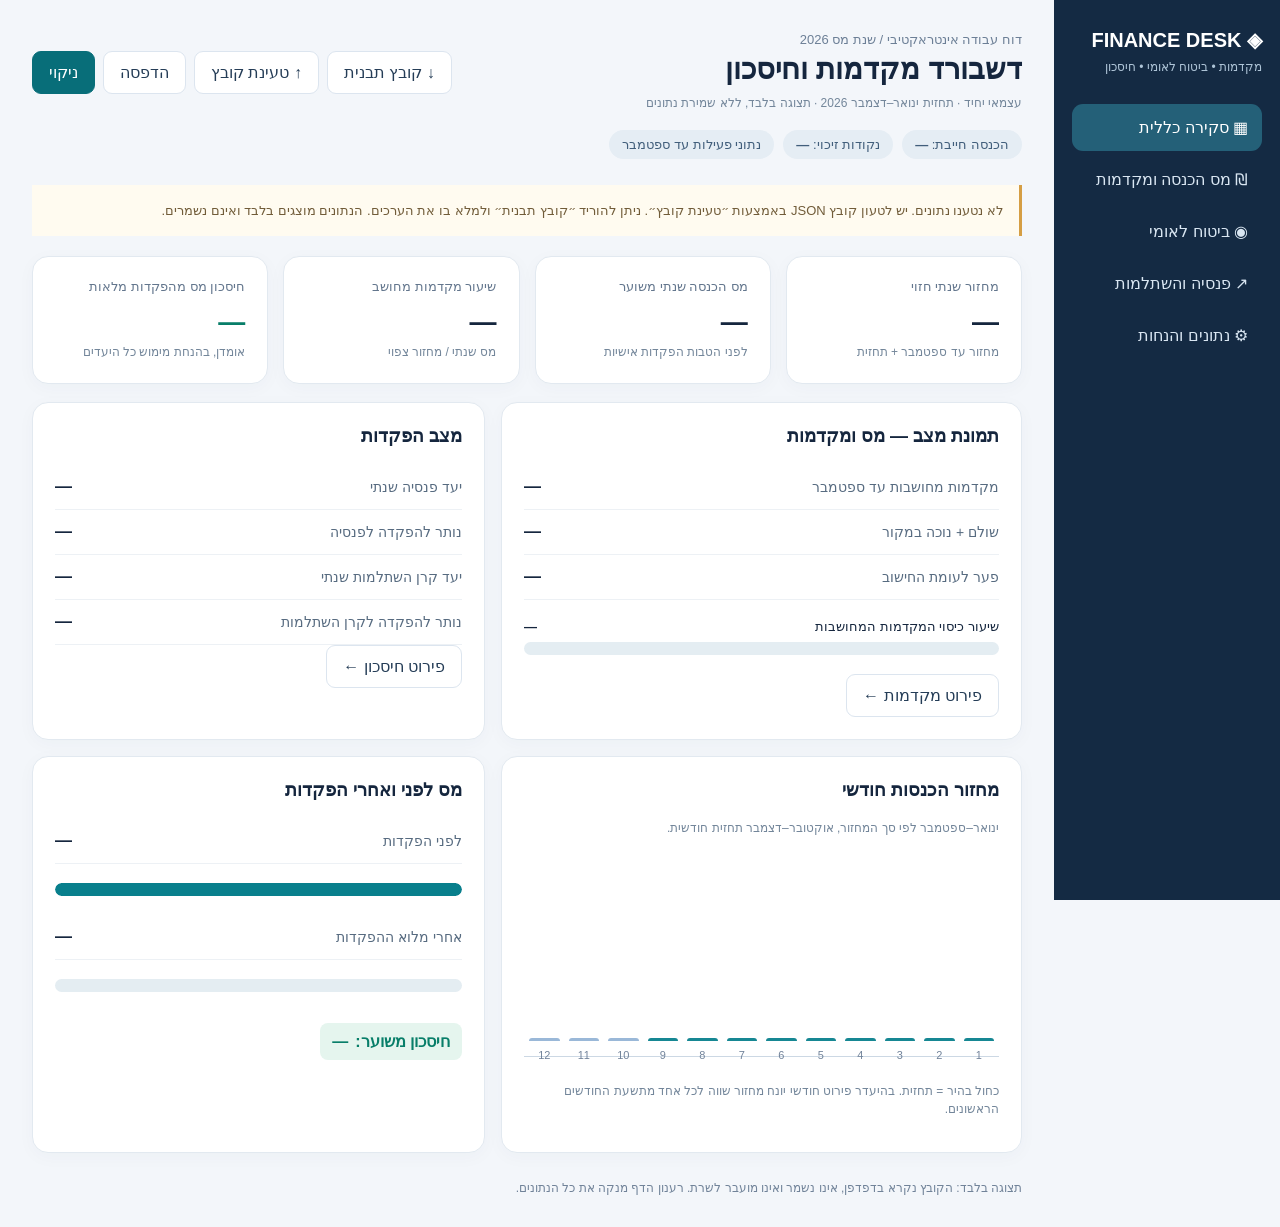
<file: index.html>
<!doctype html>
<html lang="he" dir="rtl">
  <head>
    <meta charset="utf-8" />
    <meta name="viewport" content="width=device-width,initial-scale=1" />
    <title>דשבורד מקדמות וחיסכון | 2026</title>
    <link rel="stylesheet" href="Finance-Dashboard-2026-Share.css" />
  </head>
  <body>
    <aside>
      <div class="logo">◈ FINANCE DESK</div>
      <div class="subtitle">מקדמות • ביטוח לאומי • חיסכון</div>
      <button class="nav active" data-tab="overview">▦ סקירה כללית</button
      ><button class="nav" data-tab="income">₪ מס הכנסה ומקדמות</button
      ><button class="nav" data-tab="social">◉ ביטוח לאומי</button
      ><button class="nav" data-tab="savings">↗ פנסיה והשתלמות</button
      ><button class="nav" data-tab="settings">⚙ נתונים והנחות</button>
    </aside>
    <main>
      <div class="top">
        <div>
          <div class="eyebrow">דוח עבודה אינטראקטיבי / שנת מס 2026</div>
          <h1>דשבורד מקדמות וחיסכון</h1>
          <div class="small">
            עצמאי יחיד · תחזית ינואר–דצמבר 2026 · תצוגה בלבד, ללא שמירת נתונים
          </div>
        </div>
        <div class="actions">
          <button class="btn" id="export">↓ קובץ תבנית</button
          ><button class="btn" id="importBtn">↑ טעינת קובץ</button
          ><input
            type="file"
            id="importFile"
            class="fileinput"
            accept=".json,application/json"
          /><button class="btn" id="print">הדפסה</button
          ><button class="btn primary" id="reset">ניקוי</button>
        </div>
      </div>
      <div class="chips">
        <span class="chip">הכנסה חייבת: <b id="chipProfit"></b></span
        ><span class="chip">נקודות זיכוי: <b id="chipCredits"></b></span
        ><span class="chip">נתוני פעילות עד ספטמבר</span>
      </div>
      <div class="notice" id="emptyState">
        לא נטענו נתונים. יש לטעון קובץ JSON באמצעות ״טעינת קובץ״. ניתן להוריד
        ״קובץ תבנית״ ולמלא בו את הערכים. הנתונים מוצגים בלבד ואינם נשמרים.
      </div>
      <section id="overview" class="tab">
        <div class="kpis">
          <div class="card kpi">
            <div class="label">מחזור שנתי חזוי</div>
            <div class="value" id="revenue"></div>
            <div class="small">מחזור עד ספטמבר + תחזית</div>
          </div>
          <div class="card kpi">
            <div class="label">מס הכנסה שנתי משוער</div>
            <div class="value" id="incomeTax"></div>
            <div class="small">לפני הטבות הפקדות אישיות</div>
          </div>
          <div class="card kpi">
            <div class="label">שיעור מקדמות מחושב</div>
            <div class="value" id="advanceRate"></div>
            <div class="small">מס שנתי / מחזור צפוי</div>
          </div>
          <div class="card kpi">
            <div class="label">חיסכון מס מהפקדות מלאות</div>
            <div class="value positive" id="totalSaving"></div>
            <div class="small">אומדן, בהנחת מימוש כל היעדים</div>
          </div>
        </div>
        <div class="grid">
          <div class="card">
            <div class="section-title">תמונת מצב — מס ומקדמות</div>
            <div class="metric">
              <span>מקדמות מחושבות עד ספטמבר</span><b id="advanceTarget"></b>
            </div>
            <div class="metric">
              <span>שולם + נוכה במקור</span><b id="advancePaid"></b>
            </div>
            <div class="metric">
              <span>פער לעומת החישוב</span><b id="advanceGap"></b>
            </div>
            <div class="bar-wrap">
              <div class="bar-caption">
                <span>שיעור כיסוי המקדמות המחושבות</span
                ><b id="advanceCoverage"></b>
              </div>
              <div class="bar"><div id="advanceBar"></div></div>
            </div>
            <button class="btn" data-goto="income">פירוט מקדמות ←</button>
          </div>
          <div class="card">
            <div class="section-title">מצב הפקדות</div>
            <div class="metric">
              <span>יעד פנסיה שנתי</span><b id="pensionGoal"></b>
            </div>
            <div class="metric">
              <span>נותר להפקדה לפנסיה</span><b id="pensionRemain"></b>
            </div>
            <div class="metric">
              <span>יעד קרן השתלמות שנתי</span><b id="studyGoal"></b>
            </div>
            <div class="metric">
              <span>נותר להפקדה לקרן השתלמות</span><b id="studyRemain"></b>
            </div>
            <button class="btn" data-goto="savings">פירוט חיסכון ←</button>
          </div>
          <div class="card">
            <div class="section-title">מחזור הכנסות חודשי</div>
            <div class="small">
              ינואר–ספטמבר לפי סך המחזור, אוקטובר–דצמבר תחזית חודשית.
            </div>
            <div class="chart" id="revenueChart"></div>
            <p class="small chart-note">
              כחול בהיר = תחזית. בהיעדר פירוט חודשי יונח מחזור שווה לכל אחד
              מתשעת החודשים הראשונים.
            </p>
          </div>
          <div class="card">
            <div class="section-title">מס לפני ואחרי הפקדות</div>
            <div class="metric">
              <span>לפני הפקדות</span><b id="taxBefore"></b>
            </div>
            <div class="bar-wrap">
              <div class="bar"><div class="bar-fill-full"></div></div>
            </div>
            <div class="metric">
              <span>אחרי מלוא ההפקדות</span><b id="taxAfter"></b>
            </div>
            <div class="bar-wrap">
              <div class="bar alt"><div id="taxAfterBar"></div></div>
            </div>
            <div class="result-pill">
              חיסכון משוער: <span id="savingRepeat"></span>
            </div>
          </div>
        </div>
      </section>
      <section id="income" class="tab hidden">
        <div class="grid">
          <div class="card">
            <h2 class="section-title">מקדמות מס הכנסה</h2>
            <div>
              <div class="metric"><span>מקדמות ששולמו עד ספטמבר</span><b id="taxPaid"></b></div>
              <div class="metric"><span>ניכוי מס במקור עד ספטמבר</span><b id="withheld"></b></div>
            </div>
            <div class="metric">
              <span>אחוז מחושב מהמחזור</span><b id="taxRate2"></b>
            </div>
            <div class="metric">
              <span>מקדמות מחושבות עד ספטמבר</span><b id="taxTarget2"></b>
            </div>
            <div class="metric">
              <span>פער שנותר לעומת האומדן</span><b id="taxGap2"></b>
            </div>
            <div class="notice">
              השיעור המוצג הוא שיעור מומלץ לפי תחזית, ולא שיעור המקדמות הרשמי
              שנקבע לעסק. הפער אינו חוב למס הכנסה ואינו כולל הפרשי הצמדה או
              קנסות.
            </div>
          </div>
          <div class="card">
            <h2 class="section-title">איך חישבנו?</h2>
            <div class="metric">
              <span>מחזור חזוי שנתי</span><b id="annualRev2"></b>
            </div>
            <div class="metric">
              <span>הכנסה חייבת לפני ניכויים אישיים</span><b id="profit2"></b>
            </div>
            <div class="metric">
              <span>אומדן מס שנתי</span><b id="tax2"></b>
            </div>
            <div class="metric">
              <span>מחזור שהופק עד ספטמבר</span><b id="rev9"></b>
            </div>
            <p class="small">
              הנחות הבסיס מוצגות בלשונית נתונים והנחות, כפי שנטענו מהקובץ. המס
              השנתי נלקח מהקובץ ואינו מחושב מחדש מתוך הרווח.
            </p>
          </div>
        </div>
      </section>
      <section id="social" class="tab hidden">
        <div class="grid">
          <div class="card">
            <h2 class="section-title">ביטוח לאומי ובריאות</h2>
            <div class="metric">
              <span>הכנסה חודשית משוערת לפני תקרה</span><b id="niBase"></b>
            </div>
            <div class="metric">
              <span>בסיס לחיוב, עד תקרה</span><b id="niCapped"></b>
            </div>
            <div class="metric">
              <span>מקדמה חודשית משוערת</span><b id="niMonthly"></b>
            </div>
            <div class="metric">
              <span>חיוב משוער ינואר–ספטמבר</span><b id="niTarget"></b>
            </div>
            <div class="metric">
              <span>פער לעומת תשלומים בפועל</span><b id="niGap"></b>
            </div>
          </div>
          <div class="card">
            <h2 class="section-title">תשלומים שבוצעו</h2>
            <div class="metric"><span>ביטוח לאומי ששולם עד ספטמבר</span><b id="niPaid"></b></div>
            <div class="notice">
              זהו אומדן למעקב, לא דרישת תשלום רשמית. סכום המקדמה החודשית צריך
              להיבדק מול הודעת המקדמות והסטטוס האישי בביטוח הלאומי.
            </div>
          </div>
        </div>
      </section>
      <section id="savings" class="tab hidden">
        <div class="grid">
          <div class="card">
            <h2 class="section-title">פנסיה</h2>
            <div class="metric">
              <span>פנסיית חובה שנתית (אומדן)</span
              ><b id="pensionMandatory"></b>
            </div>
            <div class="metric">
              <span>הפקדה מומלצת לשנה</span><b id="pensionGoal2"></b>
            </div>
            <div class="metric"><span>הפקדות שבוצעו עד כה</span><b id="pensionPaid"></b></div>
            <div class="metric">
              <span>נותר להשלמת פנסיית חובה</span
              ><b id="pensionMandatoryGap"></b>
            </div>
            <div class="metric">
              <span>נותר להשלמת ההמלצה</span><b id="pensionRemaining2"></b>
            </div>
            <div class="metric">
              <span>חיסכון מס משוער בפנסיה, בהפקדה מלאה</span
              ><b id="pensionTaxSave"></b>
            </div>
          </div>
          <div class="card">
            <h2 class="section-title">קרן השתלמות</h2>
            <div class="metric">
              <span>הפקדה מומלצת לשנה</span><b id="studyGoal2"></b>
            </div>
            <div class="metric"><span>הפקדות שבוצעו עד כה</span><b id="studyPaid"></b></div>
            <div class="metric">
              <span>נותר להשלמת ההמלצה</span><b id="studyRemaining2"></b>
            </div>
            <div class="metric">
              <span>חיסכון מס משוער בהפקדה מלאה</span><b id="studyTaxSave"></b>
            </div>
            <div class="notice">
              סכומי החיסכון במס מוצגים בגין הפקדות מלאות ליעדים. הם אינם משקפים
              בהכרח את ההטבה שטרם נוצלה, והיא תלויה בהפקדות בפועל ובתנאי הזכאות.
            </div>
          </div>
        </div>
      </section>
      <section id="settings" class="tab hidden">
        <div class="card">
          <h2 class="section-title">נתוני בסיס והנחות לחישוב</h2>
          <div id="settingsFields"></div>
          <div class="notice">
            הערכים מוצגים כפי שנטענו מהקובץ. המס השנתי אינו מחושב מחדש מתוך
            הכנסה חייבת, נקודות זיכוי או תחזית מחזור, ויש לוודא שהוא מבוסס על
            חישוב מס מקצועי. המספרים הם אומדנים, ואינם שומה או הוראת תשלום.
          </div>
        </div>
      </section>
      <div class="foot">
        תצוגה בלבד: הקובץ נקרא בדפדפן, אינו נשמר ואינו מועבר לשרת. רענון הדף
        מנקה את כל הנתונים.
      </div>
    </main>
    <script src="Finance-Dashboard-2026-Share.js" defer></script>
  </body>
</html>
</file>
<file: Finance-Dashboard-2026-Share.css>
:root {
  font-family: Arial, "Segoe UI", sans-serif;
  color: #15263e;
  background: #f3f6fa;
  --blue: #154f76;
  --teal: #087f8c;
  --line: #dce5ef;
}
* {
  box-sizing: border-box;
}
body {
  margin: 0;
}
button,
input {
  font: inherit;
}
button {
  cursor: pointer;
}
aside {
  position: fixed;
  inset: 0 0 0 auto;
  width: 226px;
  background: #142a43;
  color: #fff;
  padding: 28px 18px;
  z-index: 2;
}
.logo {
  font-size: 20px;
  font-weight: 800;
  margin-bottom: 8px;
}
.subtitle {
  color: #aec4d7;
  font-size: 12px;
  margin-bottom: 30px;
}
.nav {
  display: block;
  padding: 14px;
  border-radius: 11px;
  margin: 5px 0;
  color: #d9e6f2;
  background: transparent;
  border: 0;
  text-align: right;
  width: 100%;
}
.nav.active,
.nav:hover {
  background: #246078;
  color: white;
}
main {
  margin-right: 226px;
  padding: 32px;
  max-width: 1660px;
}
.top {
  display: flex;
  gap: 14px;
  align-items: center;
  justify-content: space-between;
  flex-wrap: wrap;
}
.eyebrow {
  font-size: 13px;
  color: #6c7f96;
}
h1 {
  margin: 5px 0 8px;
  font-size: 29px;
}
p {
  line-height: 1.6;
}
.actions {
  display: flex;
  gap: 8px;
  flex-wrap: wrap;
}
.btn {
  padding: 11px 16px;
  background: white;
  border: 1px solid var(--line);
  border-radius: 9px;
  color: #253d57;
}
.btn.primary {
  background: #086e79;
  color: #fff;
  border-color: #086e79;
}
.chips {
  display: flex;
  gap: 9px;
  flex-wrap: wrap;
  margin: 18px 0 26px;
}
.chip {
  background: #e5edf4;
  border-radius: 100px;
  padding: 7px 13px;
  font-size: 13px;
  color: #415e7b;
}
.kpis {
  display: grid;
  grid-template-columns: repeat(4, minmax(150px, 1fr));
  gap: 15px;
}
.card {
  background: white;
  border: 1px solid #e2e9f0;
  border-radius: 16px;
  padding: 22px;
  box-shadow: 0 4px 18px #1d426508;
}
.kpi .label {
  font-size: 13px;
  color: #63768d;
}
.value {
  font-size: 27px;
  font-weight: 800;
  margin: 13px 0 5px;
  direction: ltr;
  text-align: right;
}
.small {
  font-size: 12px;
  color: #73869a;
  line-height: 1.5;
}
.positive {
  color: #087e69;
}
.negative {
  color: #bc523c;
}
.grid {
  display: grid;
  grid-template-columns: 1.15fr 1fr;
  gap: 16px;
  margin-top: 18px;
}
.section-title {
  font-size: 18px;
  font-weight: 800;
  margin: 0 0 18px;
}
.metric {
  display: flex;
  justify-content: space-between;
  align-items: center;
  border-bottom: 1px solid #edf1f5;
  padding: 12px 0;
  gap: 12px;
}
.metric:last-child {
  border: 0;
}
.metric span {
  color: #576b80;
  font-size: 14px;
}
.metric b {
  font-size: 17px;
  direction: ltr;
  white-space: nowrap;
}
.field-grid {
  display: grid;
  grid-template-columns: repeat(2, minmax(0, 1fr));
  gap: 14px;
}
.field label {
  display: block;
  font-size: 13px;
  color: #516a81;
  margin-bottom: 8px;
}
.field input {
  width: 100%;
  min-width: 0;
  border: 1px solid #cddae6;
  padding: 12px 13px;
  border-radius: 9px;
  background: #fcfdff;
  direction: ltr;
  text-align: right;
}
.field input:focus {
  outline: 2px solid #82d2d3;
}
.help {
  font-size: 12px;
  color: #758aa0;
  margin-top: 7px;
  line-height: 1.5;
}
.bar-wrap {
  margin: 19px 0;
}
.bar-caption {
  display: flex;
  justify-content: space-between;
  gap: 8px;
  font-size: 13px;
  margin-bottom: 8px;
}
.bar {
  height: 13px;
  border-radius: 9px;
  background: #e4edf2;
  overflow: hidden;
}
.bar > div {
  height: 100%;
  background: var(--teal);
  border-radius: 9px;
  transition: width 0.25s;
}
.bar.alt > div {
  background: #6d82b5;
}
.notice {
  border-right: 3px solid #d59e44;
  padding: 14px 16px;
  background: #fffbf0;
  font-size: 13px;
  line-height: 1.8;
  color: #715c39;
  margin: 20px 0;
}
.hidden {
  display: none !important;
}
.chart {
  height: 220px;
  display: flex;
  gap: 9px;
  align-items: flex-end;
  justify-content: space-around;
  padding: 22px 5px 15px;
  border-bottom: 1px solid #ccd8e4;
}
.chart-col {
  flex: 1;
  max-width: 48px;
  height: 100%;
  display: flex;
  flex-direction: column;
  justify-content: flex-end;
  align-items: center;
  position: relative;
}
.chart-stick {
  width: 100%;
  background: #168793;
  border-radius: 6px 6px 0 0;
  min-height: 2px;
}
.chart-stick.forecast {
  background: #9ab8d8;
}
.chart-label {
  position: absolute;
  top: 100%;
  margin-top: 8px;
  font-size: 11px;
  color: #71839a;
}
.result-pill {
  display: inline-flex;
  gap: 7px;
  align-items: center;
  padding: 9px 12px;
  border-radius: 8px;
  background: #e5f5ee;
  color: #087e69;
  font-weight: 700;
  margin-top: 12px;
}
.foot {
  font-size: 12px;
  color: #718399;
  margin-top: 28px;
}
.fileinput {
  display: none;
}
svg {
  max-width: 100%;
}
@media (max-width: 1130px) {
  .kpis {
    grid-template-columns: repeat(2, 1fr);
  }
  .grid {
    grid-template-columns: 1fr;
  }
}
@media (max-width: 700px) {
  aside {
    position: static;
    width: auto;
    padding: 16px;
  }
  .logo {
    font-size: 18px;
    margin: 0;
  }
  .subtitle {
    margin: 5px 0 12px;
  }
  .nav {
    display: inline-block;
    width: auto;
    padding: 9px 10px;
    font-size: 13px;
  }
  main {
    margin: 0;
    padding: 19px 14px;
  }
  .kpis {
    gap: 8px;
  }
  .card {
    padding: 16px;
  }
  .value {
    font-size: 21px;
  }
  h1 {
    font-size: 23px;
  }
  .field-grid {
    grid-template-columns: 1fr;
  }
  .top {
    align-items: flex-start;
  }
}
@media print {
  aside,
  .actions,
  .chips,
  .field input {
    display: none !important;
  }
  main {
    margin: 0;
    padding: 0;
  }
  .hidden {
    display: block !important;
  }
  .card {
    break-inside: avoid;
    box-shadow: none;
  }
  body {
    background: white;
  }
}

.chart-note {
  margin-top: 25px;
}

.spaced-field {
  margin-top: 18px;
}

.bar-fill-full {
  width: 100%;
}
</file>
